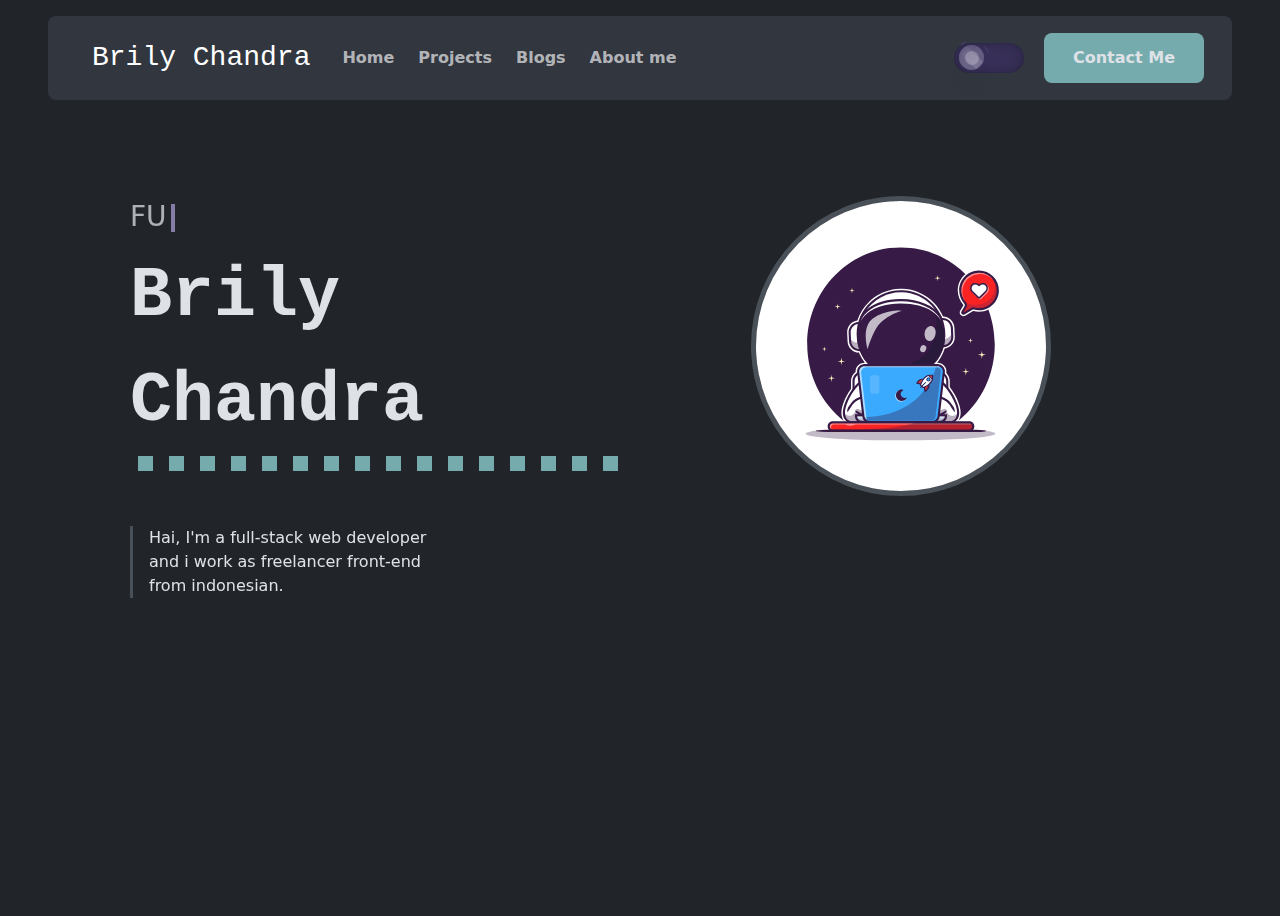
<file: index.html>
<!DOCTYPE html>
<html lang="en" >

<head>
  <meta charset="utf-8" />
  <meta name="viewport" content="width=device-width, initial-scale=1" />
  <title>MyPortofolio</title>
  <link href="https://cdn.jsdelivr.net/npm/bootstrap@5.3.3/dist/css/bootstrap.min.css" rel="stylesheet"
    integrity="sha384-QWTKZyjpPEjISv5WaRU9OFeRpok6YctnYmDr5pNlyT2bRjXh0JMhjY6hW+ALEwIH" crossorigin="anonymous" />
  <link rel="stylesheet" href="main.css">
  <style>
    .thumbnail2 {
      position: relative;
      bottom: 12rem;
      left: 20px;
    }

    .thumbnail3 {
      position: relative;
      bottom: 24rem;
      left: 40px;
    }

    .strip {
      width: 4px;
      height: 28px;
      background-color: #857da5;
      animation: blink 1s steps(1) infinite ;
    }
    .typing{
      animation: none;
    }

    .changebg {
      background-color: #fef4d5;
      color: #31363f;
    }


    @keyframes blink{
      0%{
        opacity: 1;
      }
      50%{
        opacity: 0;
      }
      100%{
        opacity: 1;
      }
    } 
    @-webkit-keyframes  blink{
      0%{
        opacity: 1;
      }
      50%{
        opacity: 0;
      }
      100%{
        opacity: 1;
      }
    }

  </style>
</head>

<body data-bs-theme="dark" style="transition: ease 2s;">
  <!-- navbar -->
  <nav class="navbar navbar-expand-lg p-3 mx-5 mt-3 rounded-3" style="background-color: #31363f">
    <div class="container-fluid">
      <a class="ms-3 navbar-brand fs-3 font-monospace" href="#">Brily Chandra</a>
      <button class="navbar-toggler" type="button" data-bs-toggle="collapse" data-bs-target="#navbarNav"
        aria-controls="navbarNav" aria-expanded="false" aria-label="Toggle navigation">
        <span class="navbar-toggler-icon"></span>
      </button>
      <div class="collapse navbar-collapse" id="navbarNav">
        <ul class="navbar-nav me-auto mb-2 mb-lg-0 ">
          <li class="nav-item  ms-2">
            <a class="nav-link indexNav fw-bold" data-bs-target="#carouselExample" data-bs-slide-to="0"
              style="cursor:pointer">Home</a>
          </li>
          <li class="nav-item ms-2 ">
            <a class="nav-link project fw-bold" data-bs-target="#carouselExample" data-bs-slide-to="1"
              style="cursor:pointer">Projects</a>
          </li>
          <li class="nav-item ms-2">
            <a class="nav-link blog fw-bold" data-bs-target="#carouselExample" data-bs-slide-to="2"
              style="cursor:pointer">Blogs</a>
          </li>
          <li class="nav-item ms-2">
            <a class="nav-link aboutme fw-bold" data-bs-target="#carouselExample" data-bs-slide-to="3" style="cursor:pointer">About me</a>
          </li>
        </ul>
        <div class="switch">
          <input type="checkbox" onclick="tombol()" name="toggle" />
          <label for="toggle">
            <i class="bulb">
              <span class="bulb-center"></span>
              <span class="filament-1"></span>
              <span class="filament-2"></span>
              <span class="reflections">
                <span></span>
              </span>
              <span class="sparks">
                <i class="spark1"></i>
                <i class="spark2"></i>
                <i class="spark3"></i>
                <i class="spark4"></i>
              </span>
            </i>
          </label>
        </div>
        <button type="button" class="btn fw-bold rounded-3"
          style="width: 10rem; height: 50px; background-color: #76abae">
          Contact Me
        </button>
      </div>
    </div>
  </nav>
  <!-- content here -->
  <div id="carouselExample" class="carousel slide">
    <div class="carousel-inner">
      <!--Slide 1-->
      <div class="carousel-item active slideResponse">
        <div class="container text-center">
          <div class="row mt-5 p-5" style="height: auto">
            <div class="col text-start">
              <div class="align-self-start">
                <div class="d-flex">
                  <div class="muncul fs-3 text-body-secondary d-flex" style="height: 48px;">
                  </div>
                  <div class="strip mt-2 ms-1"></div>
                </div>
                <div class="fw-bold font-monospace" style="font-size: 70px">
                  Brily<br />Chandra
                </div>
              </div>
              <div id="kotak" style="width: auto"></div>
              <div class="align-self-end mt-5 border-start border-3 ps-3">
                Hai, I'm a full-stack web developer <br />
                and i work as freelancer front-end <br />from indonesian.
              </div>
            </div>
            <div class="col" style="align-items: center">
              <img src="img/profil2.svg" class="rounded-circle border border-5 mx-auto d-block" alt="..."
                style="height: 300px; background-color: #31363f" />
            </div>
          </div>
        </div>
      </div>
      <!--Slide 2-->
      <div class="carousel-item slideResponse">
        <div class="container mt-5">
          <div class="container text-center style=">
            <div class="row align-items-center" style="height: 30rem">
              <div class="col me-3 mt-5" style="height: 20rem">
                <img src="img/website1.png" class="img-thumbnail" style="width: 400px; height: auto" alt="..." />
                <img src="img/website1.png" class="thumbnail2 img-thumbnail" style="width: 400px; height: auto"
                  alt="..." />
                <img src="img/website1.png" class="thumbnail3 img-thumbnail" style="width: 400px; height: auto"
                  alt="..." />
              </div>
              <div class="col mb-5">
                <h1 class="fw-bold mb-3">This MyProject</h1>
                <p>
                  Ini adalah hasil project front-end yang <br />telah saya
                  buat selama setahun ini.
                </p>
                <br />
                <a href="projects.html" style="text-decoration: none; color: #76abae">see result >></a>
              </div>
            </div>
          </div>
        </div>
      </div>
      <!--Slide 3-->
      <div class="carousel-item slideResponse">
        <div class="container p-1">
          <div class="text-center mt-4 fw-bold fs-1 font-monospace">
            <div>MyBlog</div>
          </div>
          <div class="container overflow-hidden mt-5">
            <div class="row d-flex gap-3 mx-auto justify-content-between" style="width: fit-content;">
              <div class="d-flex" style="width: fit-content;">
                <div class="card" style="width: 16rem;">
                  <img src="img/profil.svg" class="card-img-top">
                  <div class="card-body">
                    <h5 class="card-title">Card title</h5>
                    <p class="card-text">Some quick example text to build on the card title and make up the bulk of the
                      card's content.
                    </p>
                    <div class="text-center">
                      <a href="#" class="btn btn-primary">Go somewhere</a>
                    </div>
                  </div>
                </div>
              </div>
              <div class="d-flex" style="width: fit-content;">
                <div class="card " style="width: 16rem;">
                  <img src="img/profil.svg" class="card-img-top">
                  <div class="card-body">
                    <h5 class="card-title">Card title</h5>
                    <p class="card-text">Some quick example text to build on the card title and make up the bulk of the
                      card's
                      content.
                    </p>
                    <div class="text-center">
                      <a href="#" class="btn btn-primary">Go somewhere</a>
                    </div>
                  </div>
                </div>
              </div>
              <div class="d-flex" style="width: fit-content;">
                <div class="card " style="width: 16rem;">
                  <img src="img/profil.svg" class="card-img-top">
                  <div class="card-body">
                    <h5 class="card-title">Card title</h5>
                    <p class="card-text">Some quick example text to build on the card title and make up the bulk of the
                      card's
                      content.
                    </p>
                    <div class="text-center">
                      <a href="#" class="btn btn-primary">Go somewhere</a>
                    </div>
                  </div>
                </div>
              </div>
              <div class="d-flex" style="width: fit-content;">
                <div class="card" style="width: 16rem;">
                  <img src="img/profil.svg" class="card-img-top">
                  <div class="card-body">
                    <h5 class="card-title">Card title</h5>
                    <p class="card-text">Some quick example text to build on the card title and make up the bulk of the
                      card's
                      content.
                    </p>
                    <div class="text-center">
                      <a href="#" class="btn btn-primary">Go somewhere</a>
                    </div>

                  </div>
                </div>
              </div>

            </div>
          </div>
        </div>
      </div>
      <!-- slide 4 -->

      <div class="carousel-item slideResponse">
        <div class="container p-1">
          <div class="text-center mt-4 fw-bold fs-1 font-monospace">
            <div>About Me</div>
          </div>
          <div class="container text-center">
            <div class="row align-items-center">
              <div class="col p-4">
                <img src="/img/mee.jpg" height="500px">
              </div>
              <div class="col p-4 ">
                "Terkonsep dan bersemangat, saya adalah seorang pengembang full-stack yang senang mengeksplorasi beragam teknologi. Dari
                coding backend yang kuat hingga merancang antarmuka pengguna yang elegan, saya selalu mencari cara untuk menghadirkan
                solusi yang inovatif dan user-friendly."
              </div>
          </div>
        </div>
      </div>

      </div>


    </div>
  </div>
  <script src="https://cdn.jsdelivr.net/npm/bootstrap@5.3.3/dist/js/bootstrap.bundle.min.js"
    integrity="sha384-YvpcrYf0tY3lHB60NNkmXc5s9fDVZLESaAA55NDzOxhy9GkcIdslK1eN7N6jIeHz"
    crossorigin="anonymous"></script>
  <script src="scripts.js"></script>
</body>

</html>
</file>
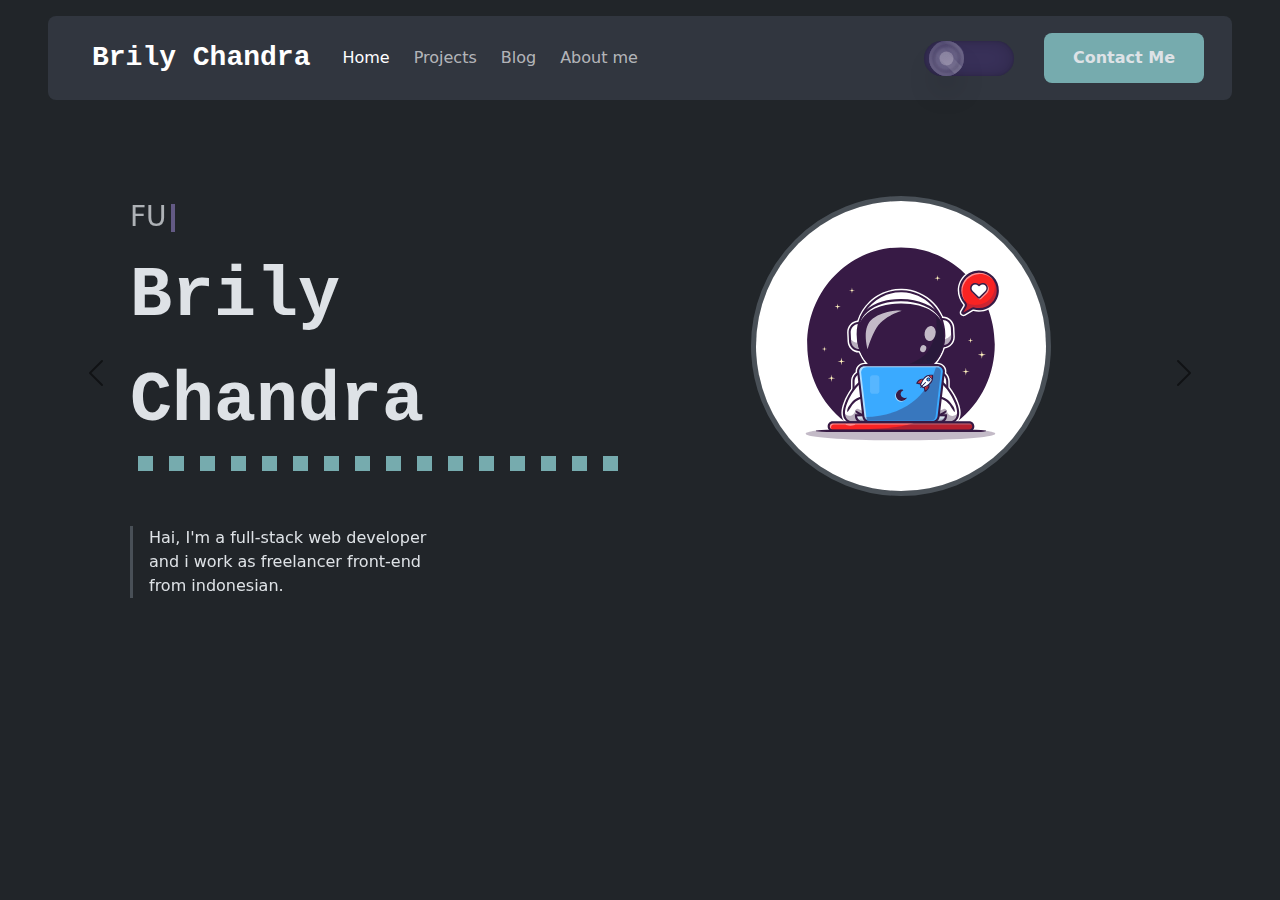
<file: main.html>
<!DOCTYPE html>
<html lang="en" data-bs-theme="dark">

<head>
  <meta charset="utf-8" />
  <meta name="viewport" content="width=device-width, initial-scale=1" />
  <title>MyPortofolio</title>
  <link href="https://cdn.jsdelivr.net/npm/bootstrap@5.3.3/dist/css/bootstrap.min.css" rel="stylesheet"
    integrity="sha384-QWTKZyjpPEjISv5WaRU9OFeRpok6YctnYmDr5pNlyT2bRjXh0JMhjY6hW+ALEwIH" crossorigin="anonymous" />
  <style>
    .thumbnail2 {
      position: relative;
      bottom: 12rem;
      left: 20px;
    }

    .thumbnail3 {
      position: relative;
      bottom: 24rem;
      left: 40px;
    }

    .switch {
      position: relative;
      height: 35px;
      width: 100px;
      right: 20px;
    }

    .switch input {
      height: 100%;
      width: 100%;
      position: absolute;
      left: 0;
      top: 0;
      opacity: 0;
      z-index: 100;
      cursor: pointer;
    }

    .switch label {
      height: 35px;
      width: 90px;
      background-color: #39315a;
      border-radius: 100px;
      display: block;
      box-shadow: inset 0 0 20px rgba(0, 0, 0, 0.2),
        inset 0 0 5px -2px rgba(0, 0, 0, 0.4);
    }

    .switch label .bulb {
      height: 35px;
      width: 35px;
      background-color: #4a426b;
      border-radius: 50%;
      position: relative;
      top: 0px;
      left: 5px;
      display: block;
      transition: 0.7s;
      box-shadow: inset 0 0 1px 3px #4a426b, inset 0 0 6px 8px #423963,
        0 20px 30px -10px rgba(0, 0, 0, 0.4);
    }

    .switch label .bulb .bulb-center {
      position: absolute;
      display: block;
      height: 15px;
      width: 15px;
      background-color: #5a527b;
      border-radius: 50%;
      top: 50%;
      left: 50%;
      transition: 0.7s;
      transform: translate(-50%, -50%);
      box-shadow: inset 0 0 0 4px #635a84;
    }

    .switch label .bulb .bulb-center:after {
      content: "";
      display: block;
      height: 14px;
      width: 14px;
      background-color: #7b7394;
      border-radius: 50%;
      position: absolute;
      transition: 0.7s;
      top: 50%;
      left: 50%;
      transform: translate(-50%, -50%);
      box-shadow: 0 0 2px 4px #524a73;
    }

    .switch label .bulb .filament-1,
    .switch label .bulb .filament-2 {
      position: absolute;
      display: block;
      height: 35px;
      width: 35px;
      border-radius: 50%;
      top: 50%;
      left: 50%;
      overflow: hidden;
      transform: translate(-50%, -50%) rotate(-45deg);
    }

    .switch label .bulb .filament-1:after,
    .switch label .bulb .filament-2:after,
    .switch label .bulb .filament-1:before,
    .switch label .bulb .filament-2:before {
      content: "";
      display: block;
      height: 6px;
      width: 17px;
      border-radius: 50%;
      border: 2px solid #4a426b;
      position: absolute;
      transition: 0.7s;
      top: -4px;
      left: -2px;
      transform: rotate(-10deg);
    }

    .switch label .bulb .filament-1:before,
    .switch label .bulb .filament-2:before {
      left: 15px;
      transform: rotate(10deg);
    }

    .switch label .bulb .filament-2 {
      transform: translate(-50%, -50%) rotate(45deg) !important;
    }

    .reflections {
      height: 100%;
      width: 100%;
      display: block;
      border-radius: 50%;
      overflow: hidden;
      position: absolute;
      z-index: 90;
      perspective: 70px;
    }

    .reflections span {
      height: 80px;
      width: 80px;
      border-radius: 50%;
      background-image: linear-gradient(-135deg,
          transparent 10%,
          rgba(255, 255, 255, 0.3));
      position: absolute;
      left: -40px;
      bottom: -45px;
    }

    .reflections span:after {
      content: "";
      display: block;
      height: 35px;
      width: 20px;
      position: absolute;
      top: -36px;
      right: -40px;
      border-radius: 50%;
      box-shadow: 4px -2px 0 -3px rgba(255, 255, 255, 0.4);
      filter: blur(1px);
      transform: rotate(-10deg);
    }

    .reflections:after {
      content: "";
      display: block;
      height: 80px;
      width: 50px;
      background-image: linear-gradient(80deg,
          rgba(255, 255, 255, 0.05) 45%,
          rgba(255, 255, 255, 0.5));
      border-radius: 10% 20% 50% 30%/30% 60% 30% 40%;
      position: absolute;
      transform-style: preserve-3d;
      transform: rotateX(-25deg) rotate(-35deg) skewx(-15deg) translate(10px, -20px);
      top: -8px;
      left: -5px;
    }

    .reflections:before {
      content: "";
      display: block;
      position: absolute;
      height: 10px;
      width: 30px;
      background-image: linear-gradient(to right,
          transparent,
          rgba(255, 255, 255, 0.15));
      bottom: 10px;
      right: 0px;
      transform: rotate(45deg);
    }

    .sparks .spark1 {
      display: block;
      height: 1px;
      width: 1px;
      background-color: #d1b82b;
      position: absolute;
      right: -5px;
      border-radius: 50%;
      bottom: 23px;
      transition: 0.4s;
      opacity: 0;
    }

    .sparks .spark2 {
      display: block;
      height: 3px;
      width: 3px;
      background-color: #d1b82b;
      position: absolute;
      right: 20px;
      border-radius: 50%;
      bottom: 80px;
      transition: 0.4s;
      opacity: 0;
    }

    .sparks .spark3 {
      display: block;
      height: 3px;
      width: 3px;
      background-color: #d1b82b;
      position: absolute;
      left: 20px;
      border-radius: 50%;
      bottom: 80px;
      transition: 0.4s;
      opacity: 0;
    }

    .sparks .spark4 {
      display: block;
      height: 3px;
      width: 3px;
      background-color: #d1b82b;
      position: absolute;
      left: 20px;
      border-radius: 50%;
      bottom: 20px;
      transition: 0.4s;
      opacity: 0;
    }

    .switch input:checked~label .bulb {
      left: 50px;
      background-color: #a7694a;
      box-shadow: inset 0 0 1px 3px #a56758, inset 0 0 6px 8px #6b454f,
        0 20px 30px -10px rgba(0, 0, 0, 0.4),
        0 0 30px 50px rgba(253, 184, 67, 0.1);
    }

    .switch input:checked~label .bulb>.bulb-center {
      background-color: #feed6b;
      box-shadow: inset 0 0 0 4px #fdec6a, 0 0 12px 10px #bca83c,
        0 0 20px 14px #a1664a;
    }

    .switch input:checked~label .bulb>.bulb-center:after {
      background-color: #fef401;
      box-shadow: 0 0 2px 4px #fdb843;
    }

    .switch input:checked~label .bulb>.filament-1:before,
    .switch input:checked~label .bulb>.filament-2:before,
    .switch input:checked~label .bulb>.filament-1:after,
    .switch input:checked~label .bulb>.filament-2:after {
      border-color: #fef4d5;
    }

    .switch input:checked~label .bulb>.sparks .spark1 {
      height: 1px;
      width: 1px;
      -webkit-animation: spark1 2s ease-in-out;
      animation: spark1 2s ease-in-out;
      -webkit-animation-delay: 0.4s;
      animation-delay: 0.4s;
    }

    .switch input:checked~label .bulb>.sparks .spark2 {
      height: 1px;
      width: 1px;
      -webkit-animation: spark2 2.4s ease-in-out;
      animation: spark2 2.4s ease-in-out;
      -webkit-animation-delay: 0.4s;
      animation-delay: 0.4s;
    }

    .switch input:checked~label .bulb>.sparks .spark3 {
      height: 1px;
      width: 1px;
      -webkit-animation: spark3 2s ease-in-out;
      animation: spark3 2s ease-in-out;
      -webkit-animation-delay: 0.9s;
      animation-delay: 0.9s;
    }

    .switch input:checked~label .bulb>.sparks .spark4 {
      height: 1px;
      width: 1px;
      -webkit-animation: spark4 1.7s ease-in-out;
      animation: spark4 1.7s ease-in-out;
      -webkit-animation-delay: 0.9s;
      animation-delay: 0.9s;
    }

    @-webkit-keyframes spark1 {
      0% {
        right: -5px;
        height: 1px;
        width: 1px;
        opacity: 0;
      }

      20% {
        height: 3px;
        width: 3px;
        right: 0px;
        opacity: 1;
      }

      30% {
        right: -5px;
        opacity: 1;
        height: 3px;
        width: 3px;
      }

      70% {
        height: 3px;
        width: 3px;
      }

      100% {
        right: -60px;
        bottom: 40px;
        opacity: 0;
      }
    }

    @keyframes spark1 {
      0% {
        right: -5px;
        height: 1px;
        width: 1px;
        opacity: 0;
      }

      20% {
        height: 3px;
        width: 3px;
        right: 0px;
        opacity: 1;
      }

      30% {
        right: -5px;
        opacity: 1;
        height: 3px;
        width: 3px;
      }

      70% {
        height: 3px;
        width: 3px;
      }

      100% {
        right: -60px;
        bottom: 40px;
        opacity: 0;
      }
    }

    @-webkit-keyframes spark2 {
      0% {
        height: 3px;
        width: 3px;
        opacity: 0;
      }

      30% {
        opacity: 1;
      }

      100% {
        right: -20px;
        bottom: 100px;
        opacity: 0;
      }
    }

    @keyframes spark2 {
      0% {
        height: 3px;
        width: 3px;
        opacity: 0;
      }

      30% {
        opacity: 1;
      }

      100% {
        right: -20px;
        bottom: 100px;
        opacity: 0;
      }
    }

    @-webkit-keyframes spark3 {
      0% {
        opacity: 0;
      }

      30% {
        opacity: 1;
        height: 2px;
        width: 2px;
      }

      100% {
        left: 0px;
        bottom: 100px;
        opacity: 0;
        height: 3px;
        width: 3px;
      }
    }

    @keyframes spark3 {
      0% {
        opacity: 0;
      }

      30% {
        opacity: 1;
        height: 2px;
        width: 2px;
      }

      100% {
        left: 0px;
        bottom: 100px;
        opacity: 0;
        height: 3px;
        width: 3px;
      }
    }

    @-webkit-keyframes spark4 {
      0% {
        opacity: 0;
      }

      30% {
        opacity: 1;
        height: 2px;
        width: 2px;
      }

      100% {
        left: -20px;
        bottom: -10px;
        opacity: 0;
        height: 3px;
        width: 3px;
      }
    }

    @keyframes spark4 {
      0% {
        opacity: 0;
      }

      30% {
        opacity: 1;
        height: 2px;
        width: 2px;
      }

      100% {
        left: -20px;
        bottom: -10px;
        opacity: 0;
        height: 3px;
        width: 3px;
      }
    }

    @keyframes blink {
      0% {
        opacity: 1;
      }

      40% {
        opacity: 1;
      }

      60% {
        opacity: 0;
      }

      100% {
        opacity: 0;
      }
    }

    .strip {
      width: 4px;
      height: 28px;
      background-color: #635a84;
      animation: blink .6s linear infinite alternate;
    }
    .changebg{
      background-color: #fef4d5;
      color: #31363f;
    }
  </style>
</head>

<body>
  <!-- navbar -->
  <nav class="navbar navbar-expand-lg p-3 mx-5 mt-3 rounded-3" style="background-color: #31363f">
    <div class="container-fluid">
      <a class="ms-3 navbar-brand fw-bold fs-3 font-monospace" href="#">Brily Chandra</a>
      <button class="navbar-toggler" type="button" data-bs-toggle="collapse" data-bs-target="#navbarNav"
        aria-controls="navbarNav" aria-expanded="false" aria-label="Toggle navigation">
        <span class="navbar-toggler-icon"></span>
      </button>
      <div class="collapse navbar-collapse" id="navbarNav">
        <ul class="navbar-nav me-auto mb-2 mb-lg-0">
          <li class="nav-item">
            <a class="nav-link ms-2 active" href="main.html">Home</a>
          </li>
          <li class="nav-item ms-2">
            <a class="nav-link" aria-current="page" href="/projects.html">Projects</a>
          </li>
          <li class="nav-item ms-2">
            <a class="nav-link" href="blog.html">Blog</a>
          </li>
          <li class="nav-item ms-2">
            <a class="nav-link" href="about.html">About me</a>
          </li>
        </ul>
        <div class="switch">
          <input type="checkbox" onclick="tombol()" name="toggle" />
          <label for="toggle">
            <i class="bulb">
              <span class="bulb-center"></span>
              <span class="filament-1"></span>
              <span class="filament-2"></span>
              <span class="reflections">
                <span></span>
              </span>
              <span class="sparks">
                <i class="spark1"></i>
                <i class="spark2"></i>
                <i class="spark3"></i>
                <i class="spark4"></i>
              </span>
            </i>
          </label>
        </div>
        <button type="button" class="btn fw-bold rounded-3"
          style="width: 10rem; height: 50px; background-color: #76abae">
          Contact Me
        </button>
      </div>
    </div>
  </nav>
  <!-- content here -->
  <div id="carouselExample" class="carousel slide">
    <div class="carousel-inner">
      <div class="carousel-item active">
        <div class="container text-center">
          <div class="row mt-5 p-5" style="height: auto">
            <div class="col text-start">
              <div class="align-self-start">
                <div class="d-flex">
                  <div class="muncul fs-3 text-body-secondary d-flex" style="height: 48px;">
                  </div>
                  <div class="strip mt-2 ms-1"></div>
                </div>
                <div class="fw-bold font-monospace" style="font-size: 70px">
                  Brily<br />Chandra
                </div>
              </div>
              <div id="kotak" style="width: auto"></div>
              <div class="align-self-end mt-5 border-start border-3 ps-3">
                Hai, I'm a full-stack web developer <br />
                and i work as freelancer front-end <br />from indonesian.
              </div>
            </div>
            <div class="col" style="align-items: center">
              <img src="img/profil2.svg" class="rounded-circle border border-5 mx-auto d-block" alt="..."
                style="height: 300px; background-color: #31363f" />
            </div>
          </div>
        </div>
      </div>
      <div class="carousel-item">
        <div class="container mt-5">
          <div class="container text-center style=">
            <div class="row align-items-center" style="height: 30rem">
              <div class="col me-3 mt-5" style="height: 20rem">
                <img src="/img/website1.png" class="img-thumbnail" style="width: 400px; height: auto" alt="..." />
                <img src="/img/website1.png" class="thumbnail2 img-thumbnail" style="width: 400px; height: auto"
                  alt="..." />
                <img src="/img/website1.png" class="thumbnail3 img-thumbnail" style="width: 400px; height: auto"
                  alt="..." />
              </div>
              <div class="col mb-5 font-monospace">
                <h1 class="fw-bold">This MyProject</h1>
                <p>
                  Ini adalah hasil project front-end yang <br />telah saya
                  buat selama setahun ini.
                </p>
                <br />
                <a href="projects.html" style="text-decoration: none; color: #76abae">see result >></a>
              </div>
            </div>
          </div>
        </div>
      </div>
      <div class="carousel-item">
        <div class="container">
          <div class="text-center mt-4 fw-bold fs-1 font-monospace">
            <div>MyBlog</div>
          </div>
          <div class="container overflow-hidden">
            <div class="row gx-5 p-2">
              <div class="col">
                <div class="p-3">
                  <div class="card" style="width: 15rem">
                    <img src="/img/profil.svg" class="card-img-top" alt="..." />
                    <div class="card-body">
                      <h5 class="card-title">Card title</h5>
                      <p class="card-text">
                        Some quick example text to build on the card title and
                        make up the bulk of the card's content.
                      </p>
                      <a href="#" class="link-offset-2 link-underline link-underline-opacity-0"
                        style="color: #76abae">see more >></a>
                    </div>
                  </div>
                </div>
              </div>
              <div class="col">
                <div class="p-3">
                  <div class="card" style="width: 15rem">
                    <img src="/img/profil.svg" class="card-img-top" alt="..." />
                    <div class="card-body">
                      <h5 class="card-title">Card title</h5>
                      <p class="card-text">
                        Some quick example text to build on the card title and
                        make up the bulk of the card's content.
                      </p>
                      <a href="#" class="link-offset-2 link-underline link-underline-opacity-0"
                        style="color: #76abae">see more >></a>
                    </div>
                  </div>
                </div>
              </div>
              <div class="col">
                <div class="p-3">
                  <div class="card" style="width: 15rem">
                    <img src="/img/profil.svg" class="card-img-top" alt="..." />
                    <div class="card-body">
                      <h5 class="card-title">Card title</h5>
                      <p class="card-text">
                        Some quick example text to build on the card title and
                        make up the bulk of the card's content.
                      </p>
                      <a href="#" class="link-offset-2 link-underline link-underline-opacity-0"
                        style="color: #76abae">see more >></a>
                    </div>
                  </div>
                </div>
              </div>
              <div class="col">
                <div class="p-3">
                  <div class="card" style="width: 15rem">
                    <img src="/img/profil.svg" class="card-img-top" alt="..." />
                    <div class="card-body">
                      <h5 class="card-title">Card title</h5>
                      <p class="card-text">
                        Some quick example text to build on the card title and
                        make up the bulk of the card's content.
                      </p>
                      <a href="#" class="link-offset-2 link-underline link-underline-opacity-0"
                        style="color: #76abae">see more >></a>
                    </div>
                  </div>
                </div>
              </div>
            </div>
          </div>
        </div>
      </div>
    </div>
    <button class="carousel-control-prev" type="button" data-bs-target="#carouselExample" data-bs-slide="prev">
      <span class="carousel-control-prev-icon rounded-circle"
        aria-hidden="true"></span>
      <span class="visually-hidden">Previous</span>
    </button>
    <button class="carousel-control-next" type="button" data-bs-target="#carouselExample" data-bs-slide="next">
      <span class="carousel-control-next-icon rounded-circle"
        aria-hidden="true"></span>
      <span class="visually-hidden">Next</span>
    </button>
  </div>
  <script src="https://cdn.jsdelivr.net/npm/bootstrap@5.3.3/dist/js/bootstrap.bundle.min.js"
    integrity="sha384-YvpcrYf0tY3lHB60NNkmXc5s9fDVZLESaAA55NDzOxhy9GkcIdslK1eN7N6jIeHz"
    crossorigin="anonymous"></script>
  <script src="scripts.js"></script>
</body>

</html>
</file>
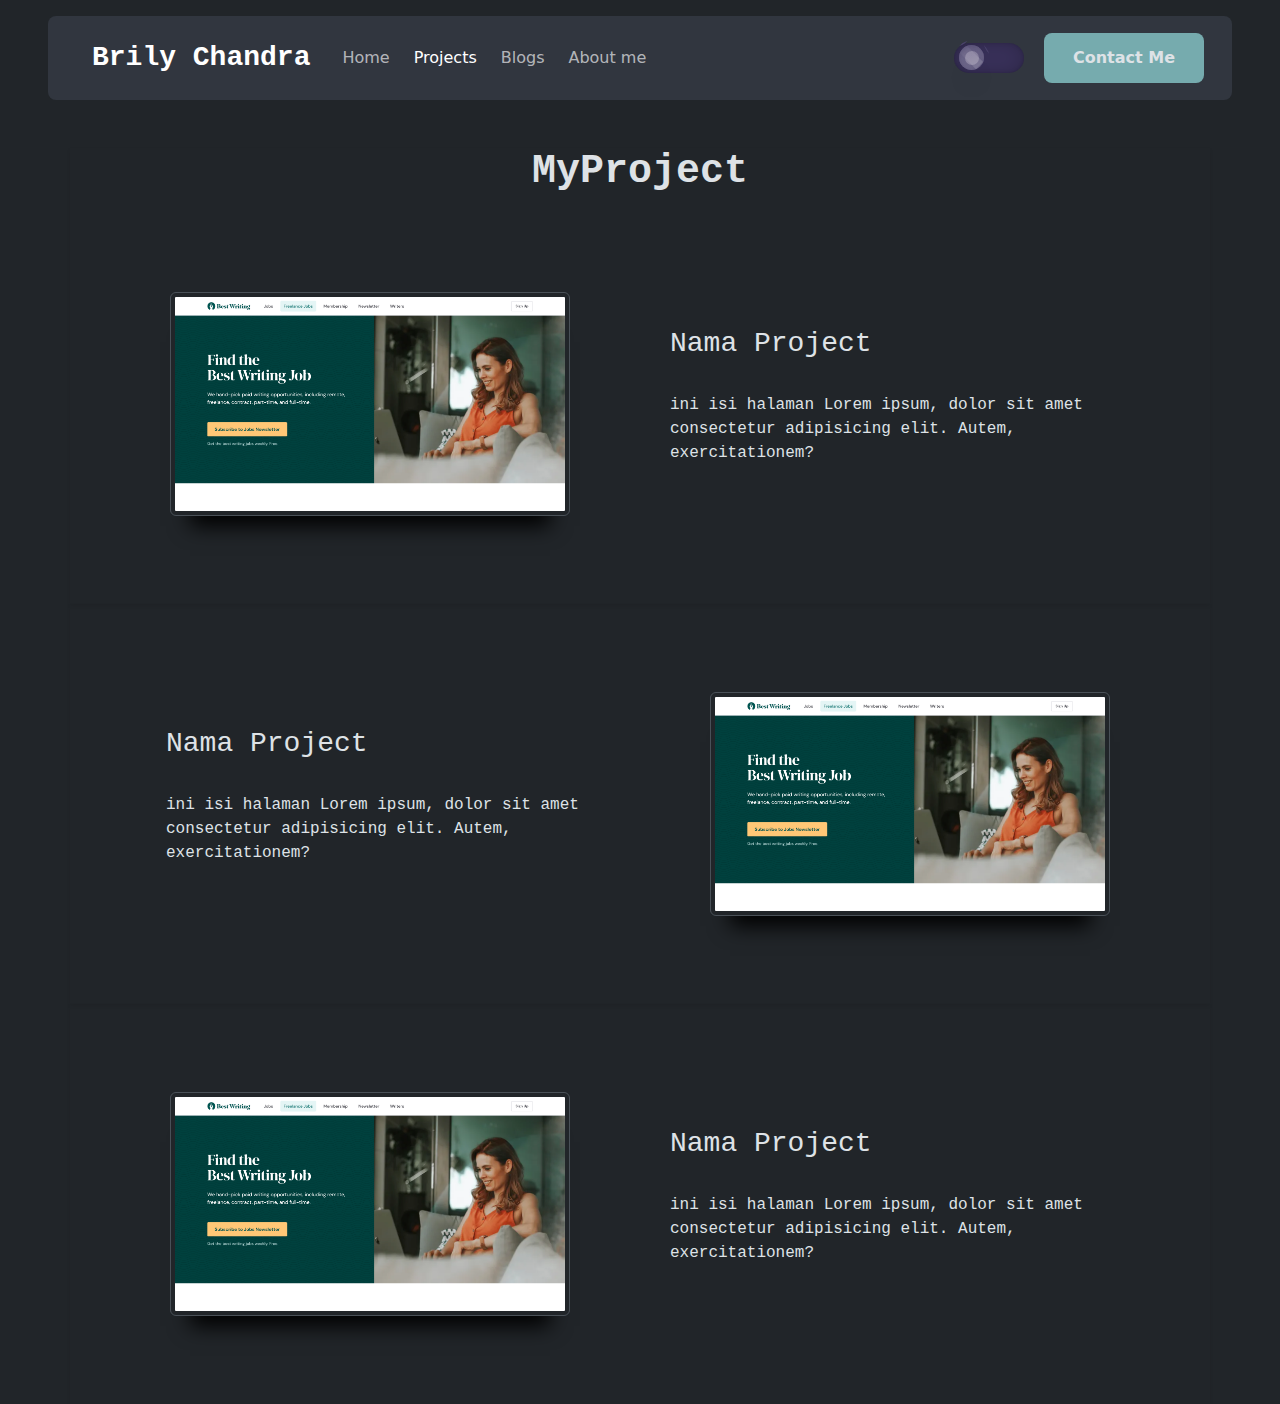
<file: projects.html>
<!DOCTYPE html>
<html lang="en" data-bs-theme="dark">

<head>
  <meta charset="utf-8" />
  <meta name="viewport" content="width=device-width, initial-scale=1" />
  <title>MyPortofolio</title>
  <link href="https://cdn.jsdelivr.net/npm/bootstrap@5.3.3/dist/css/bootstrap.min.css" rel="stylesheet"
    integrity="sha384-QWTKZyjpPEjISv5WaRU9OFeRpok6YctnYmDr5pNlyT2bRjXh0JMhjY6hW+ALEwIH" crossorigin="anonymous" />
  <link rel="stylesheet" href="main.css">
  <style>
    .bayangan {
      box-shadow: 0px 30px 20px -20px black;
    }

    .changebg {
      background-color: #fef4d5;
      color: #31363f;
    }
  </style>
</head>

<body>
  <!-- navbar -->
  <nav class="navbar navbar-expand-lg p-3 mx-5 mt-3 rounded-3" style="background-color: #31363f">
    <div class="container-fluid">
      <a class="ms-3 navbar-brand fw-bold fs-3 font-monospace" href="#">Brily Chandra</a>
      <button class="navbar-toggler" type="button" data-bs-toggle="collapse" data-bs-target="#navbarNav"
        aria-controls="navbarNav" aria-expanded="false" aria-label="Toggle navigation">
        <span class="navbar-toggler-icon"></span>
      </button>
      <div class="collapse navbar-collapse" id="navbarNav">
        <ul class="navbar-nav me-auto mb-2 mb-lg-0">
          <li class="nav-item">
            <a class="nav-link ms-2" href="index.html">Home</a>
          </li>
          <li class="nav-item ms-2">
            <a class="nav-link active" aria-current="page" href="#">Projects</a>
          </li>
          <li class="nav-item ms-2">
            <a class="nav-link" href="blog.html">Blogs</a>
          </li>
          <li class="nav-item ms-2">
            <a class="nav-link" href="about.html">About me</a>
          </li>
        </ul>
        <div class="switch">
          <input type="checkbox" onclick="tombol()" name="toggle" />
          <label for="toggle">
            <i class="bulb">
              <span class="bulb-center"></span>
              <span class="filament-1"></span>
              <span class="filament-2"></span>
              <span class="reflections">
                <span></span>
              </span>
              <span class="sparks">
                <i class="spark1"></i>
                <i class="spark2"></i>
                <i class="spark3"></i>
                <i class="spark4"></i>
              </span>
            </i>
          </label>
        </div>
        <button type="button" class="btn fw-bold rounded-3"
          style="width: 10rem; height: 50px; background-color: #76abae">
          Contact Me
        </button>
      </div>
    </div>
  </nav>
  <!-- content here -->
  <div class="container font-monospace shadow-sm">
    <div class="mt-5 text-center">
      <h1 class="fw-bold">MyProject</h1>
    </div>
    <div class="row p-5 align-items-center" style="height: 400px">
      <div class="col text-center">
        <img src="img/website1.png" class="bayangan img-thumbnail" style="width: 400px; height: auto" alt="..." />
      </div>
      <div class="col ps-5">
        <h3>Nama Project</h3>
        <br />
        <p>
          ini isi halaman Lorem ipsum, dolor sit amet consectetur adipisicing
          elit. Autem, exercitationem?
        </p>
      </div>
    </div>
  </div>
  <div class="container font-monospace shadow-sm">
    <div class="row p-5 align-items-center" style="height: 400px">
      <div class="col ps-5">
        <h3>Nama Project</h3>
        <br />
        <p>
          ini isi halaman Lorem ipsum, dolor sit amet consectetur adipisicing
          elit. Autem, exercitationem?
        </p>
      </div>
      <div class="col text-center">
        <img src="img/website1.png" class="bayangan img-thumbnail" style="width: 400px; height: auto" alt="..." />
      </div>
    </div>
  </div>
  <div class="container font-monospace  shadow-sm ">
    <div class="row p-5 align-items-center" style="height: 400px">
      <div class="col text-center">
        <img src="img/website1.png" class="bayangan img-thumbnail" style="width: 400px; height: auto" alt="..." />
      </div>
      <div class="col ps-5">
        <h3>Nama Project</h3>
        <br />
        <p>
          ini isi halaman Lorem ipsum, dolor sit amet consectetur adipisicing
          elit. Autem, exercitationem?
        </p>
      </div>
    </div>
  </div>
  <script src="https://cdn.jsdelivr.net/npm/bootstrap@5.3.3/dist/js/bootstrap.bundle.min.js"
    integrity="sha384-YvpcrYf0tY3lHB60NNkmXc5s9fDVZLESaAA55NDzOxhy9GkcIdslK1eN7N6jIeHz"
    crossorigin="anonymous"></script>
  <script src="scripts.js"></script>
</body>

</html>
</file>
<file: main.css>
body {
        height: 100vh;
      }
      .switch {
        position: relative;
        display: flex;
        justify-content: center;
        width: 100px;
        right: 5px;
      }
      .switch input {
        height: 100%;
        width: 100%;
        position: absolute;
        left: 0;
        top: 0;
        opacity: 0;
        z-index: 100;
        cursor: pointer;
      }
      .switch label {
        height: 30px;
        width: 70px;
        background-color: #39315a;
        border-radius: 100px;
        display: block;
        box-shadow: inset 0 0 20px rgba(0, 0, 0, 0.2),
          inset 0 0 5px -2px rgba(0, 0, 0, 0.4);
      }
      .switch label .bulb {
        height: 25px;
        width: 25px;
        background-color: #4a426b;
        border-radius: 50%;
        position: relative;
        top: 2px;
        left: 5px;
        display: block;
        transition: 0.7s;
        box-shadow: inset 0 0 1px 3px #4a426b, inset 0 0 6px 8px #423963,
          0 20px 30px -10px rgba(0, 0, 0, 0.4);
      }
      .switch label .bulb .bulb-center {
        position: absolute;
        display: block;
        height: 10px;
        width: 10px;
        background-color: #5a527b;
        border-radius: 50%;
        top: 50%;
        left: 50%;
        transition: 0.7s;
        transform: translate(-50%, -50%);
        box-shadow: inset 0 0 0 4px #635a84;
      }
      .switch label .bulb .bulb-center:after {
        content: "";
        display: block;
        height: 14px;
        width: 14px;
        background-color: #7b7394;
        border-radius: 50%;
        position: absolute;
        transition: 0.7s;
        top: 50%;
        left: 50%;
        transform: translate(-50%, -50%);
        box-shadow: 0 0 2px 4px #524a73;
      }
      .switch label .bulb .filament-1,
      .switch label .bulb .filament-2 {
        position: absolute;
        display: block;
        height: 35px;
        width: 35px;
        border-radius: 50%;
        top: 50%;
        left: 50%;
        overflow: hidden;
        transform: translate(-50%, -50%) rotate(-45deg);
      }
      .switch label .bulb .filament-1:after,
      .switch label .bulb .filament-2:after,
      .switch label .bulb .filament-1:before,
      .switch label .bulb .filament-2:before {
        content: "";
        display: block;
        height: 6px;
        width: 17px;
        border-radius: 50%;
        border: 2px solid #4a426b;
        position: absolute;
        transition: 0.7s;
        top: -4px;
        left: -2px;
        transform: rotate(-10deg);
      }
      .switch label .bulb .filament-1:before,
      .switch label .bulb .filament-2:before {
        left: 15px;
        transform: rotate(10deg);
      }
      .switch label .bulb .filament-2 {
        transform: translate(-50%, -50%) rotate(45deg) !important;
      }
      .reflections {
        height: 100%;
        width: 100%;
        display: block;
        border-radius: 50%;
        overflow: hidden;
        position: absolute;
        z-index: 90;
        perspective: 70px;
      }
      .reflections span {
        height: 80px;
        width: 80px;
        border-radius: 50%;
        background-image: linear-gradient(
          -135deg,
          transparent 10%,
          rgba(255, 255, 255, 0.3)
        );
        position: absolute;
        left: -40px;
        bottom: -45px;
      }
      .reflections span:after {
        content: "";
        display: block;
        height: 35px;
        width: 20px;
        position: absolute;
        top: -36px;
        right: -40px;
        border-radius: 50%;
        box-shadow: 4px -2px 0 -3px rgba(255, 255, 255, 0.4);
        filter: blur(1px);
        transform: rotate(-10deg);
      }
      .reflections:after {
        content: "";
        display: block;
        height: 80px;
        width: 50px;
        background-image: linear-gradient(
          80deg,
          rgba(255, 255, 255, 0.05) 45%,
          rgba(255, 255, 255, 0.5)
        );
        border-radius: 10% 20% 50% 30%/30% 60% 30% 40%;
        position: absolute;
        transform-style: preserve-3d;
        transform: rotateX(-25deg) rotate(-35deg) skewx(-15deg)
          translate(10px, -20px);
        top: -8px;
        left: -5px;
      }
      .reflections:before {
        content: "";
        display: block;
        position: absolute;
        height: 10px;
        width: 30px;
        background-image: linear-gradient(
          to right,
          transparent,
          rgba(255, 255, 255, 0.15)
        );
        bottom: 10px;
        right: 0px;
        transform: rotate(45deg);
      }
      .sparks .spark1 {
        display: block;
        height: 1px;
        width: 1px;
        background-color: #d1b82b;
        position: absolute;
        right: -5px;
        border-radius: 50%;
        bottom: 23px;
        transition: 0.4s;
        opacity: 0;
      }
      .sparks .spark2 {
        display: block;
        height: 3px;
        width: 3px;
        background-color: #d1b82b;
        position: absolute;
        right: 20px;
        border-radius: 50%;
        bottom: 80px;
        transition: 0.4s;
        opacity: 0;
      }
      .sparks .spark3 {
        display: block;
        height: 3px;
        width: 3px;
        background-color: #d1b82b;
        position: absolute;
        left: 20px;
        border-radius: 50%;
        bottom: 80px;
        transition: 0.4s;
        opacity: 0;
      }
      .sparks .spark4 {
        display: block;
        height: 3px;
        width: 3px;
        background-color: #d1b82b;
        position: absolute;
        left: 20px;
        border-radius: 50%;
        bottom: 20px;
        transition: 0.4s;
        opacity: 0;
      }
      .switch input:checked ~ label .bulb {
        left: 35px;
        background-color: #a7694a;
        box-shadow: inset 0 0 1px 3px #a56758, inset 0 0 6px 8px #6b454f,
          0 20px 30px -10px rgba(0, 0, 0, 0.4),
          0 0 30px 50px rgba(253, 184, 67, 0.1);
      }
      .switch input:checked ~ label .bulb > .bulb-center {
        background-color: #feed6b;
        box-shadow: inset 0 0 0 4px #fdec6a, 0 0 12px 10px #bca83c,
          0 0 20px 14px #a1664a;
      }
      .switch input:checked ~ label .bulb > .bulb-center:after {
        background-color: #fef401;
        box-shadow: 0 0 2px 4px #fdb843;
      }
      .switch input:checked ~ label .bulb > .filament-1:before,
      .switch input:checked ~ label .bulb > .filament-2:before,
      .switch input:checked ~ label .bulb > .filament-1:after,
      .switch input:checked ~ label .bulb > .filament-2:after {
        border-color: #fef4d5;
      }
      .switch input:checked ~ label .bulb > .sparks .spark1 {
        height: 1px;
        width: 1px;
        -webkit-animation: spark1 2s ease-in-out;
        animation: spark1 2s ease-in-out;
        -webkit-animation-delay: 0.4s;
        animation-delay: 0.4s;
      }
      .switch input:checked ~ label .bulb > .sparks .spark2 {
        height: 1px;
        width: 1px;
        -webkit-animation: spark2 2.4s ease-in-out;
        animation: spark2 2.4s ease-in-out;
        -webkit-animation-delay: 0.4s;
        animation-delay: 0.4s;
      }
      .switch input:checked ~ label .bulb > .sparks .spark3 {
        height: 1px;
        width: 1px;
        -webkit-animation: spark3 2s ease-in-out;
        animation: spark3 2s ease-in-out;
        -webkit-animation-delay: 0.9s;
        animation-delay: 0.9s;
      }
      .switch input:checked ~ label .bulb > .sparks .spark4 {
        height: 1px;
        width: 1px;
        -webkit-animation: spark4 1.7s ease-in-out;
        animation: spark4 1.7s ease-in-out;
        -webkit-animation-delay: 0.9s;
        animation-delay: 0.9s;
      }
      @-webkit-keyframes spark1 {
        0% {
          right: -5px;
          height: 1px;
          width: 1px;
          opacity: 0;
        }
        20% {
          height: 3px;
          width: 3px;
          right: 0px;
          opacity: 1;
        }
        30% {
          right: -5px;
          opacity: 1;
          height: 3px;
          width: 3px;
        }
        70% {
          height: 3px;
          width: 3px;
        }
        100% {
          right: -60px;
          bottom: 40px;
          opacity: 0;
        }
      }
      @keyframes spark1 {
        0% {
          right: -5px;
          height: 1px;
          width: 1px;
          opacity: 0;
        }
        20% {
          height: 3px;
          width: 3px;
          right: 0px;
          opacity: 1;
        }
        30% {
          right: -5px;
          opacity: 1;
          height: 3px;
          width: 3px;
        }
        70% {
          height: 3px;
          width: 3px;
        }
        100% {
          right: -60px;
          bottom: 40px;
          opacity: 0;
        }
      }
      @-webkit-keyframes spark2 {
        0% {
          height: 3px;
          width: 3px;
          opacity: 0;
        }
        30% {
          opacity: 1;
        }
        100% {
          right: -20px;
          bottom: 100px;
          opacity: 0;
        }
      }
      @keyframes spark2 {
        0% {
          height: 3px;
          width: 3px;
          opacity: 0;
        }
        30% {
          opacity: 1;
        }
        100% {
          right: -20px;
          bottom: 100px;
          opacity: 0;
        }
      }
      @-webkit-keyframes spark3 {
        0% {
          opacity: 0;
        }
        30% {
          opacity: 1;
          height: 2px;
          width: 2px;
        }
        100% {
          left: 0px;
          bottom: 100px;
          opacity: 0;
          height: 3px;
          width: 3px;
        }
      }
      @keyframes spark3 {
        0% {
          opacity: 0;
        }
        30% {
          opacity: 1;
          height: 2px;
          width: 2px;
        }
        100% {
          left: 0px;
          bottom: 100px;
          opacity: 0;
          height: 3px;
          width: 3px;
        }
      }
      @-webkit-keyframes spark4 {
        0% {
          opacity: 0;
        }
        30% {
          opacity: 1;
          height: 2px;
          width: 2px;
        }
        100% {
          left: -20px;
          bottom: -10px;
          opacity: 0;
          height: 3px;
          width: 3px;
        }
      }
      @keyframes spark4 {
        0% {
          opacity: 0;
        }
        30% {
          opacity: 1;
          height: 2px;
          width: 2px;
        }
        100% {
          left: -20px;
          bottom: -10px;
          opacity: 0;
          height: 3px;
          width: 3px;
        }
      }
</file>
